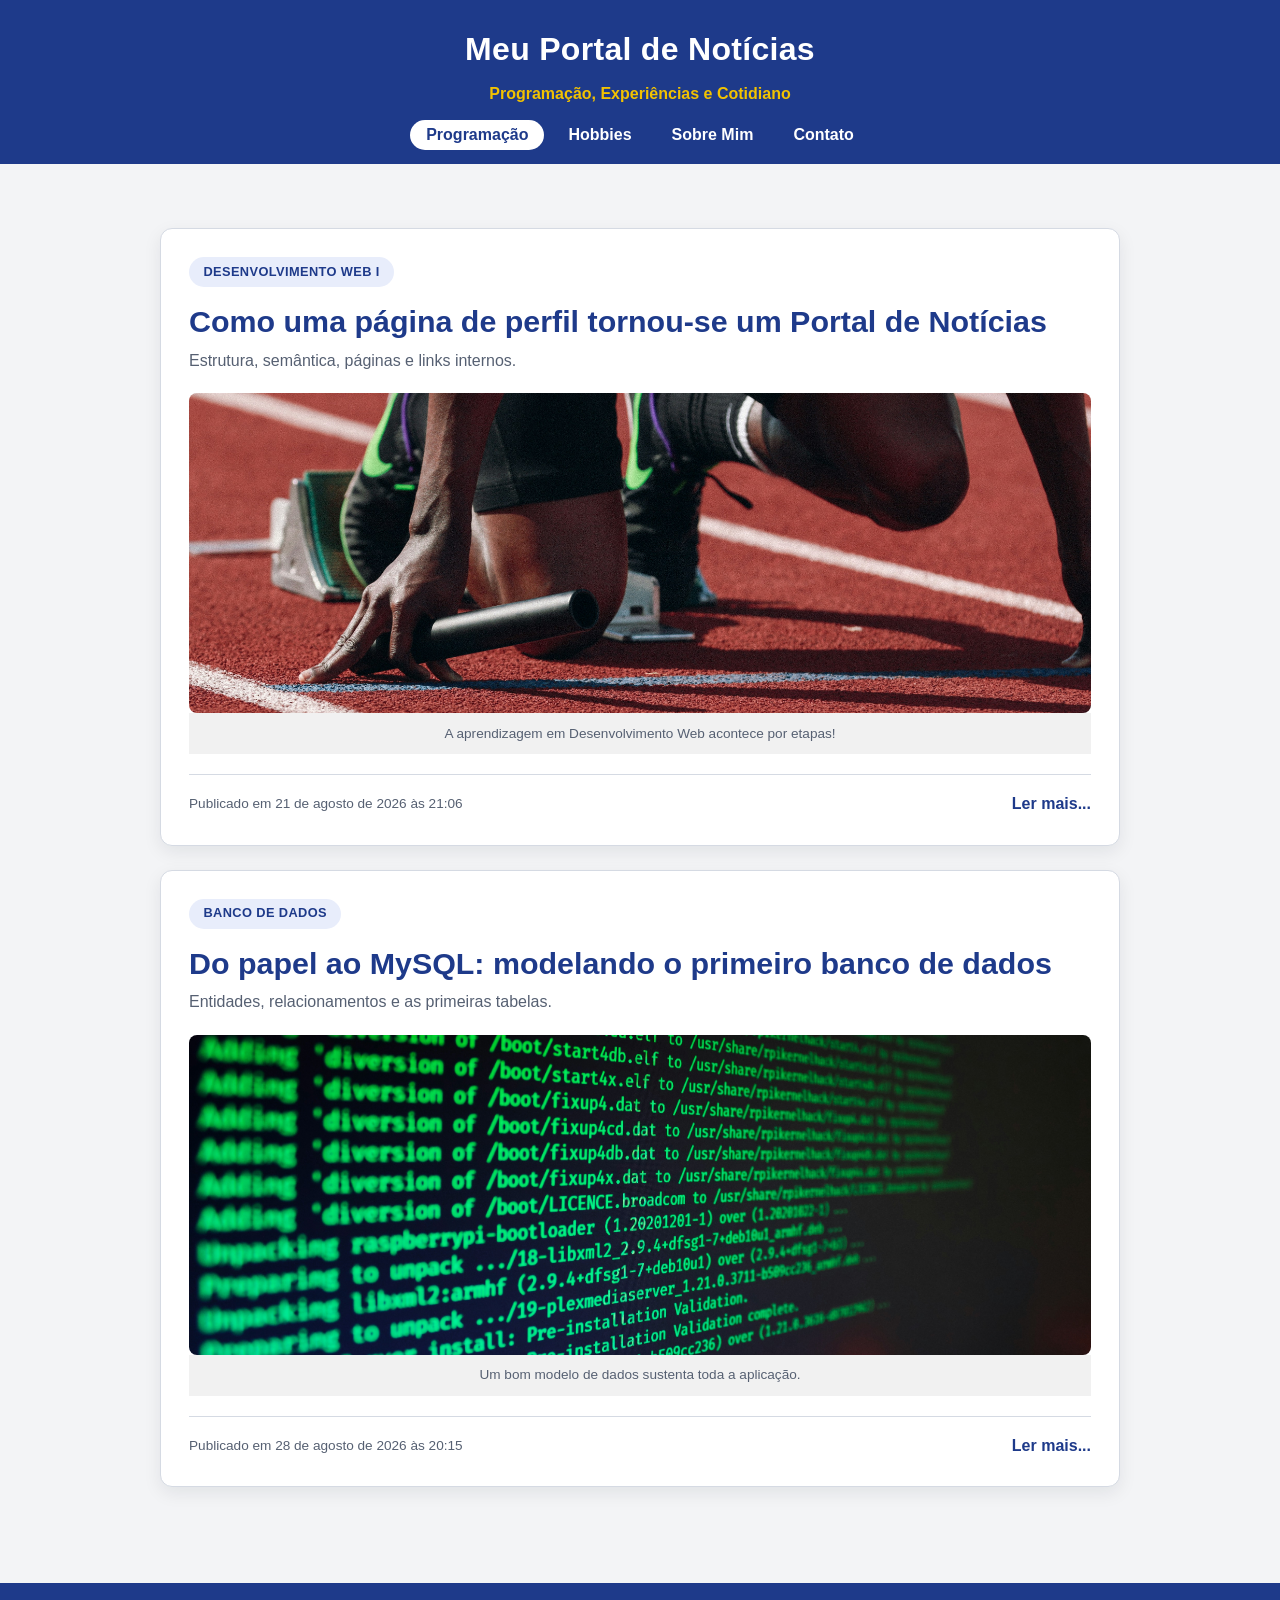
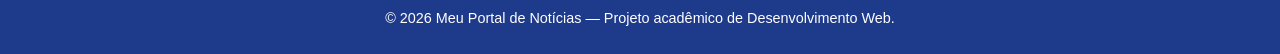
<file: index.html>
<!DOCTYPE html>
<html lang="pt-br">
<head>
    <meta charset="UTF-8">
    <meta name="viewport" content="width=device-width, initial-scale=1.0">
    <title>Meu Portal de Notícias — Programação</title>

    <link rel="stylesheet" href="./css/reset.css">
    <link rel="stylesheet" href="./css/global.css">
    <link rel="stylesheet" href="./css/styles.css">
</head>
<body>
    <header class="cabecalho">
        <h1 class="cabecalho__titulo">Meu Portal de Notícias</h1>
        <p class="cabecalho__subtitulo">Programação, Experiências e Cotidiano</p>

        <nav aria-label="Navegação principal">
            <ul class="menu">
                <li><a class="menu__link" href="./index.html" aria-current="page">Programação</a></li>
                <li><a class="menu__link" href="./hobbies.html">Hobbies</a></li>
                <li><a class="menu__link" href="./perfil.html">Sobre Mim</a></li>
                <li><a class="menu__link" href="./contato.html">Contato</a></li>
            </ul>
        </nav>
    </header>

    <main class="container pagina-inicial">
        <section class="publicacoes" aria-label="Publicações recentes">
            <article class="publicacao">
                <span class="tag">Desenvolvimento Web I</span>
                <h2 class="publicacao__titulo">
                    Como uma página de perfil tornou-se um Portal de Notícias
                </h2>
                <p class="publicacao__resumo">
                    Estrutura, semântica, páginas e links internos.
                </p>

                <figure class="publicacao__figura">
                    <img
                        class="publicacao__imagem"
                        src="./img/noticias/desenvolvimento-web.jpg"
                        alt="Estrada em meio a uma floresta densa ao amanhecer"
                    >
                    <figcaption class="publicacao__legenda">
                        A aprendizagem em Desenvolvimento Web acontece por etapas!
                    </figcaption>
                </figure>

                <div class="publicacao__rodape">
                    <p class="publicacao__data">
                        Publicado em
                        <time datetime="2026-08-21T21:06">21 de agosto de 2026 às 21:06</time>
                    </p>
                    <a class="publicacao__link" href="./noticias/noticia-html.html">Ler mais...</a>
                </div>
            </article>

            <article class="publicacao">
                <span class="tag">Banco de Dados</span>
                <h2 class="publicacao__titulo">
                    Do papel ao MySQL: modelando o primeiro banco de dados
                </h2>
                <p class="publicacao__resumo">
                    Entidades, relacionamentos e as primeiras tabelas.
                </p>

                <figure class="publicacao__figura">
                    <img
                        class="publicacao__imagem"
                        src="./img/noticias/banco-dados.jpg"
                        alt="Tela de computador com código e diagramas de dados"
                    >
                    <figcaption class="publicacao__legenda">
                        Um bom modelo de dados sustenta toda a aplicação.
                    </figcaption>
                </figure>

                <div class="publicacao__rodape">
                    <p class="publicacao__data">
                        Publicado em
                        <time datetime="2026-08-28T20:15">28 de agosto de 2026 às 20:15</time>
                    </p>
                    <a class="publicacao__link" href="./noticias/noticia-banco-dados.html">Ler mais...</a>
                </div>
            </article>
        </section>
    </main>

    <footer class="rodape">
        <p>&copy; 2026 Meu Portal de Notícias — Projeto acadêmico de Desenvolvimento Web.</p>
    </footer>
</body>
</html>
</file>
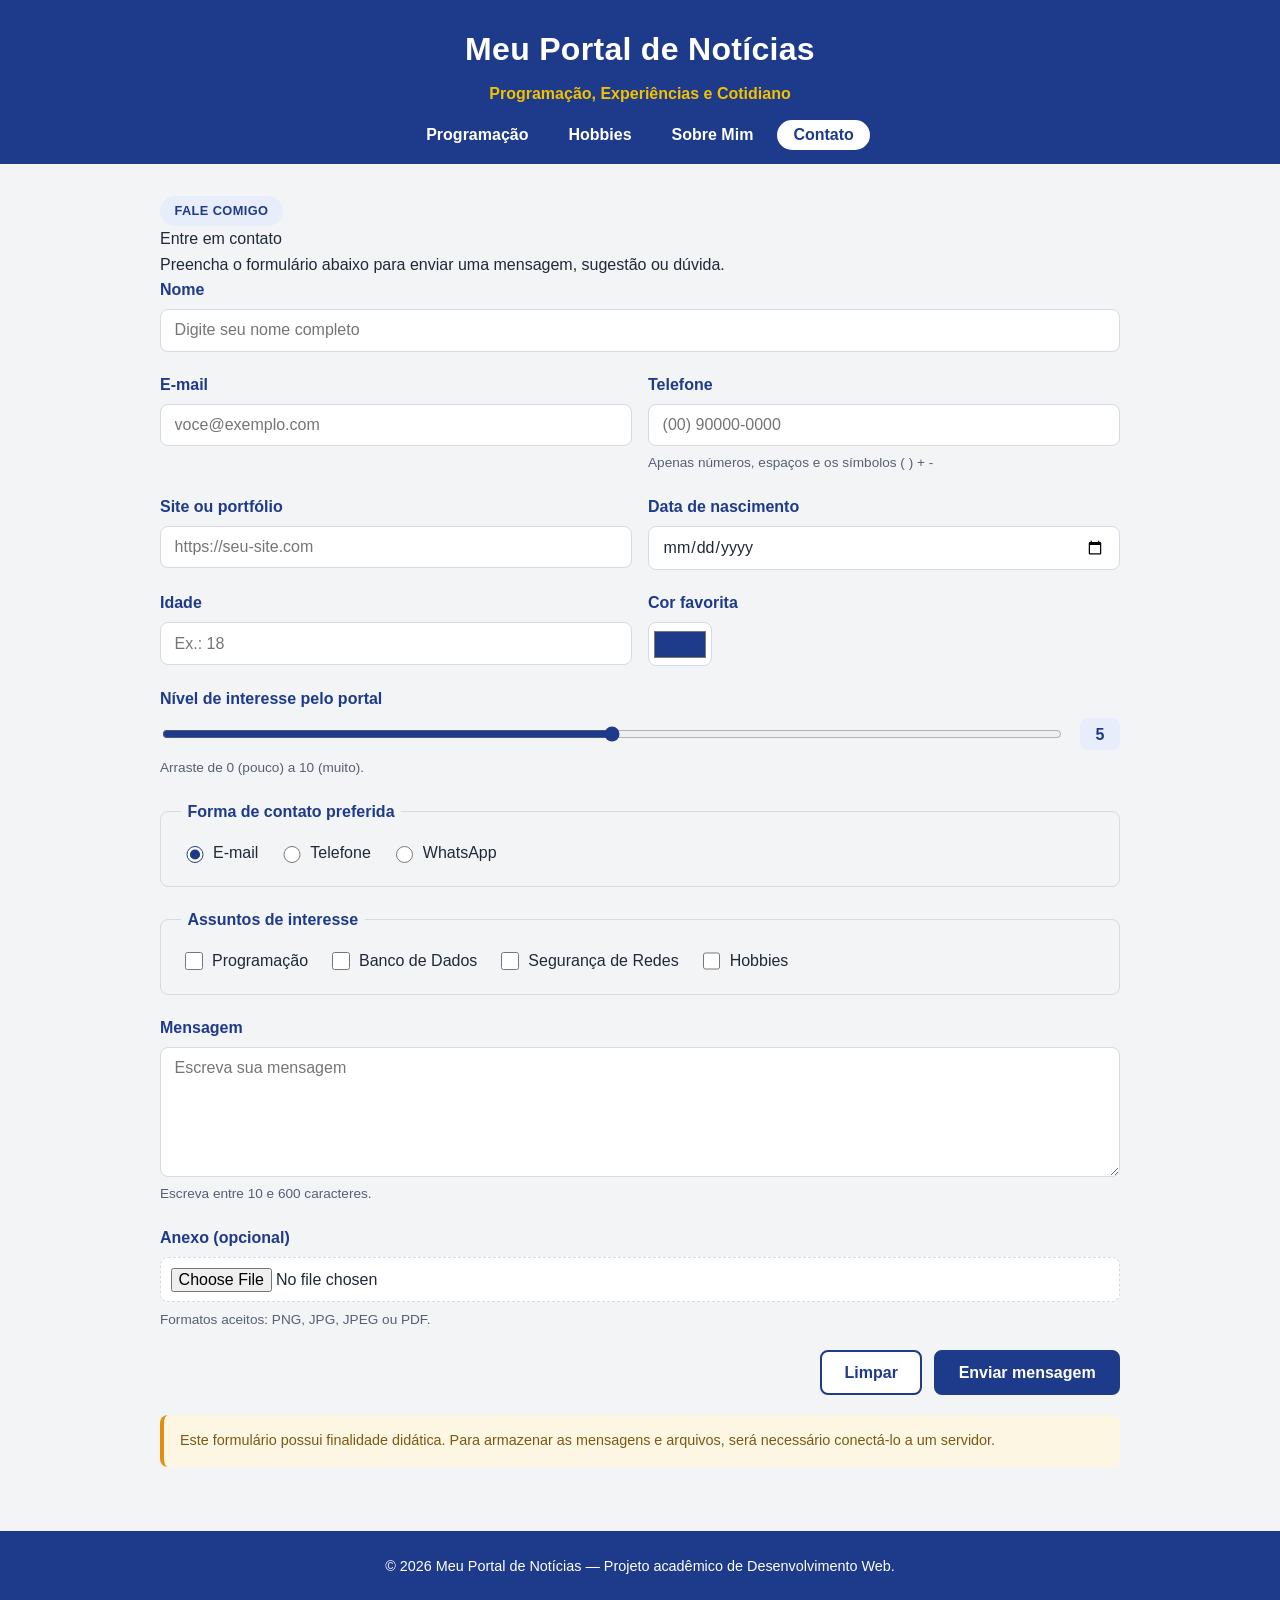
<file: contato.html>
<!DOCTYPE html>
<html lang="pt-br">
<head>
    <meta charset="UTF-8">
    <meta name="viewport" content="width=device-width, initial-scale=1.0">
    <title>Meu Portal de Notícias — Contato</title>

    <link rel="stylesheet" href="./css/reset.css">
    <link rel="stylesheet" href="./css/global.css">
    <link rel="stylesheet" href="./css/contato.css">
</head>
<body>
    <header class="cabecalho">
        <h1 class="cabecalho__titulo">Meu Portal de Notícias</h1>
        <p class="cabecalho__subtitulo">Programação, Experiências e Cotidiano</p>

        <nav aria-label="Navegação principal">
            <ul class="menu">
                <li><a class="menu__link" href="./index.html">Programação</a></li>
                <li><a class="menu__link" href="./hobbies.html">Hobbies</a></li>
                <li><a class="menu__link" href="./perfil.html">Sobre Mim</a></li>
                <li><a class="menu__link" href="./contato.html" aria-current="page">Contato</a></li>
            </ul>
        </nav>
    </header>

    <main class="container contato">
        <section class="cartao-form" aria-labelledby="titulo-contato">
            <span class="tag">Fale comigo</span>
            <h2 id="titulo-contato" class="cartao-form__titulo">Entre em contato</h2>
            <p class="cartao-form__descricao">
                Preencha o formulário abaixo para enviar uma mensagem, sugestão ou dúvida.
            </p>

            <form class="form" action="#" method="post" enctype="multipart/form-data">

                <div class="campo">
                    <label class="campo__rotulo" for="nome">Nome</label>
                    <input
                        type="text"
                        id="nome"
                        name="nome"
                        minlength="3"
                        maxlength="60"
                        required
                        placeholder="Digite seu nome completo"
                    >
                </div>

                <div class="linha-dupla">
                    <div class="campo">
                        <label class="campo__rotulo" for="email">E-mail</label>
                        <input
                            type="email"
                            id="email"
                            name="email"
                            required
                            placeholder="voce@exemplo.com"
                        >
                    </div>

                    <div class="campo">
                        <label class="campo__rotulo" for="telefone">Telefone</label>
                        <input
                            type="tel"
                            id="telefone"
                            name="telefone"
                            pattern="[0-9()+\- ]{8,20}"
                            placeholder="(00) 90000-0000"
                        >
                        <span class="campo__ajuda">Apenas números, espaços e os símbolos ( ) + -</span>
                    </div>
                </div>

                <div class="linha-dupla">
                    <div class="campo">
                        <label class="campo__rotulo" for="site">Site ou portfólio</label>
                        <input
                            type="url"
                            id="site"
                            name="site"
                            placeholder="https://seu-site.com"
                        >
                    </div>

                    <div class="campo">
                        <label class="campo__rotulo" for="nascimento">Data de nascimento</label>
                        <input
                            type="date"
                            id="nascimento"
                            name="nascimento"
                            max="2026-12-31"
                        >
                    </div>
                </div>

                <div class="linha-dupla">
                    <div class="campo">
                        <label class="campo__rotulo" for="idade">Idade</label>
                        <input
                            type="number"
                            id="idade"
                            name="idade"
                            min="12"
                            max="120"
                            step="1"
                            placeholder="Ex.: 18"
                        >
                    </div>

                    <div class="campo">
                        <label class="campo__rotulo" for="cor">Cor favorita</label>
                        <input
                            type="color"
                            id="cor"
                            name="cor"
                            value="#1e3a8a"
                        >
                    </div>
                </div>

                <div class="campo">
                    <label class="campo__rotulo" for="interesse">Nível de interesse pelo portal</label>
                    <div class="campo-range">
                        <input
                            type="range"
                            id="interesse"
                            name="interesse"
                            min="0"
                            max="10"
                            step="1"
                            value="5"
                            oninput="nivelInteresse.value = this.value"
                        >
                        <output id="nivelInteresse" for="interesse">5</output>
                    </div>
                    <span class="campo__ajuda">Arraste de 0 (pouco) a 10 (muito).</span>
                </div>

                <fieldset>
                    <legend>Forma de contato preferida</legend>
                    <div class="opcoes">
                        <label class="opcao">
                            <input type="radio" name="forma-contato" value="email" checked>
                            E-mail
                        </label>
                        <label class="opcao">
                            <input type="radio" name="forma-contato" value="telefone">
                            Telefone
                        </label>
                        <label class="opcao">
                            <input type="radio" name="forma-contato" value="whatsapp">
                            WhatsApp
                        </label>
                    </div>
                </fieldset>

                <fieldset>
                    <legend>Assuntos de interesse</legend>
                    <div class="opcoes">
                        <label class="opcao">
                            <input type="checkbox" name="assuntos" value="programacao">
                            Programação
                        </label>
                        <label class="opcao">
                            <input type="checkbox" name="assuntos" value="banco-de-dados">
                            Banco de Dados
                        </label>
                        <label class="opcao">
                            <input type="checkbox" name="assuntos" value="seguranca">
                            Segurança de Redes
                        </label>
                        <label class="opcao">
                            <input type="checkbox" name="assuntos" value="hobbies">
                            Hobbies
                        </label>
                    </div>
                </fieldset>

                <div class="campo">
                    <label class="campo__rotulo" for="mensagem">Mensagem</label>
                    <textarea
                        id="mensagem"
                        name="mensagem"
                        minlength="10"
                        maxlength="600"
                        required
                        placeholder="Escreva sua mensagem"
                    ></textarea>
                    <span class="campo__ajuda">Escreva entre 10 e 600 caracteres.</span>
                </div>

                <div class="campo">
                    <label class="campo__rotulo" for="anexo">Anexo (opcional)</label>
                    <input
                        type="file"
                        id="anexo"
                        name="anexo"
                        accept=".png,.jpg,.jpeg,.pdf"
                    >
                    <span class="campo__ajuda">Formatos aceitos: PNG, JPG, JPEG ou PDF.</span>
                </div>

                <div class="form__acoes">
                    <button class="botao botao--secundario" type="reset">Limpar</button>
                    <button class="botao botao--primario" type="submit">Enviar mensagem</button>
                </div>
            </form>

            <p class="aviso">
                Este formulário possui finalidade didática. Para armazenar as mensagens e
                arquivos, será necessário conectá-lo a um servidor.
            </p>
        </section>
    </main>

    <footer class="rodape">
        <p>&copy; 2026 Meu Portal de Notícias — Projeto acadêmico de Desenvolvimento Web.</p>
    </footer>
</body>
</html>
</file>
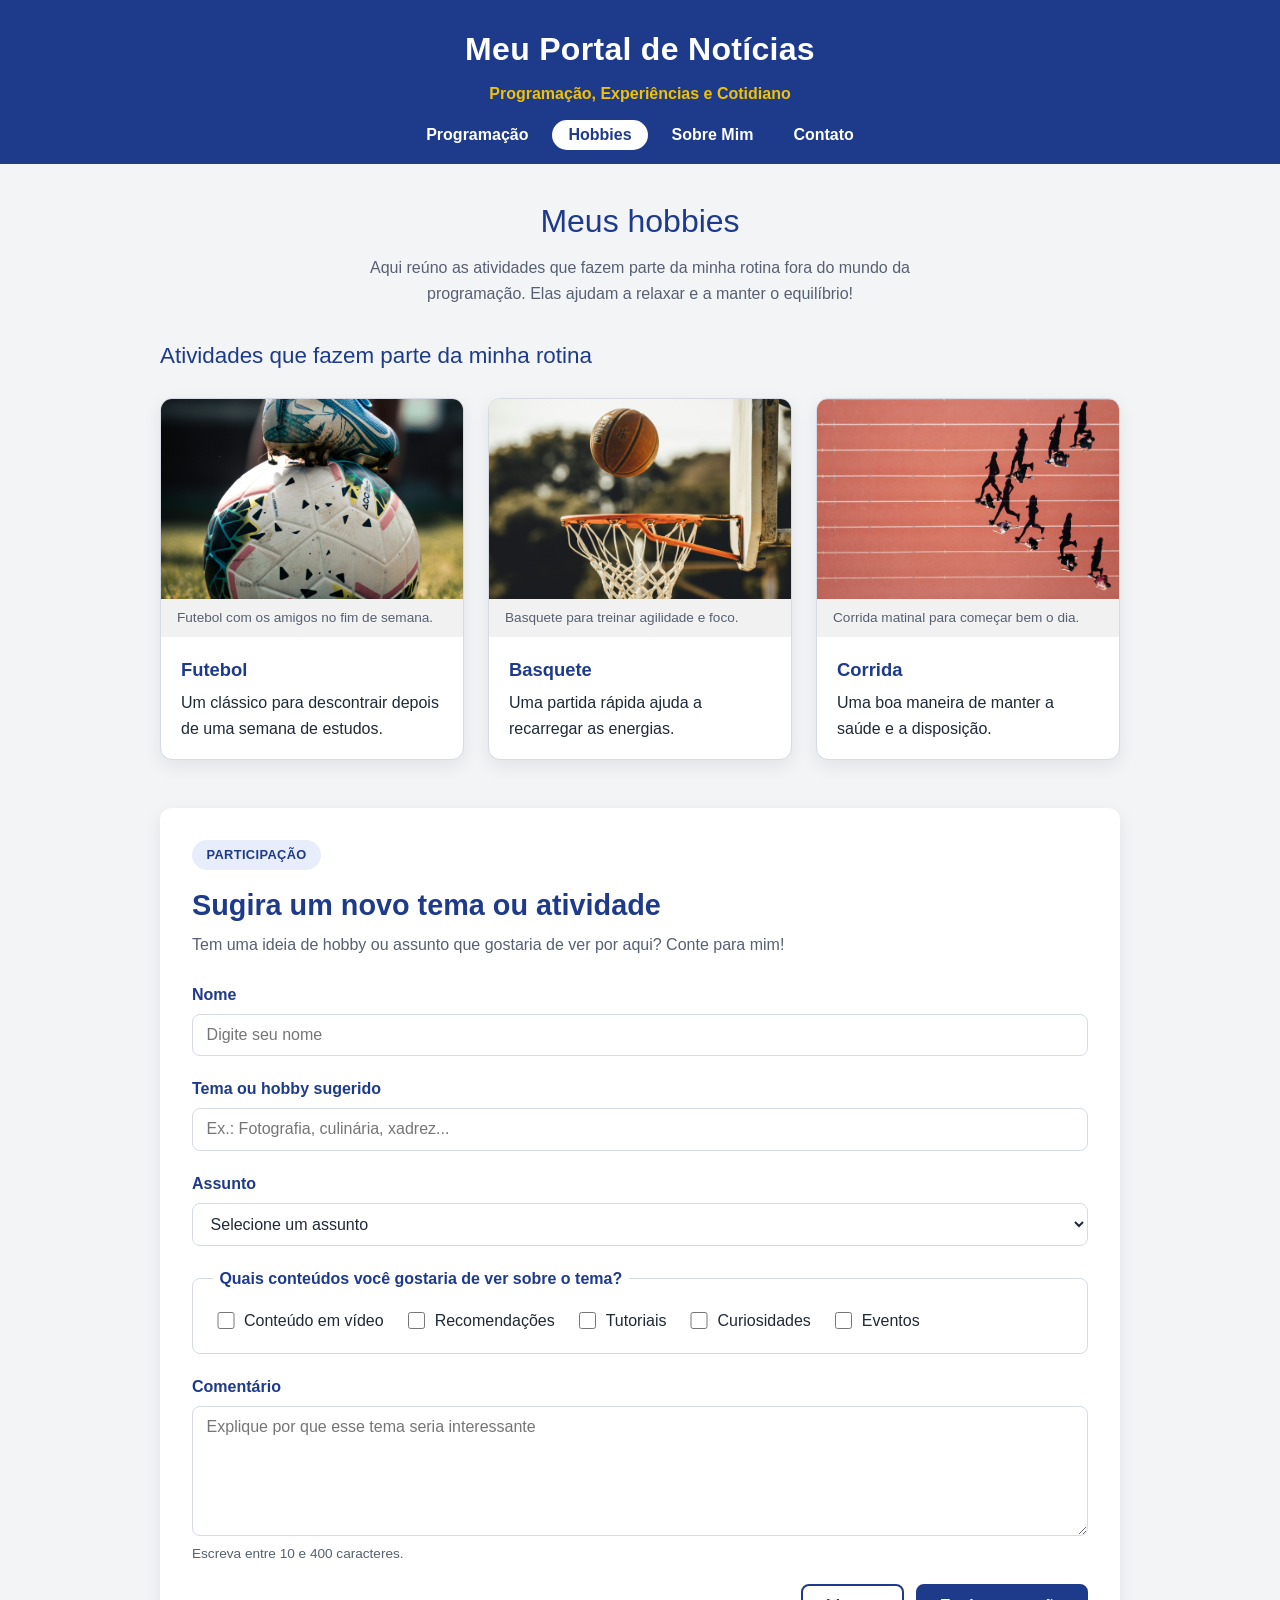
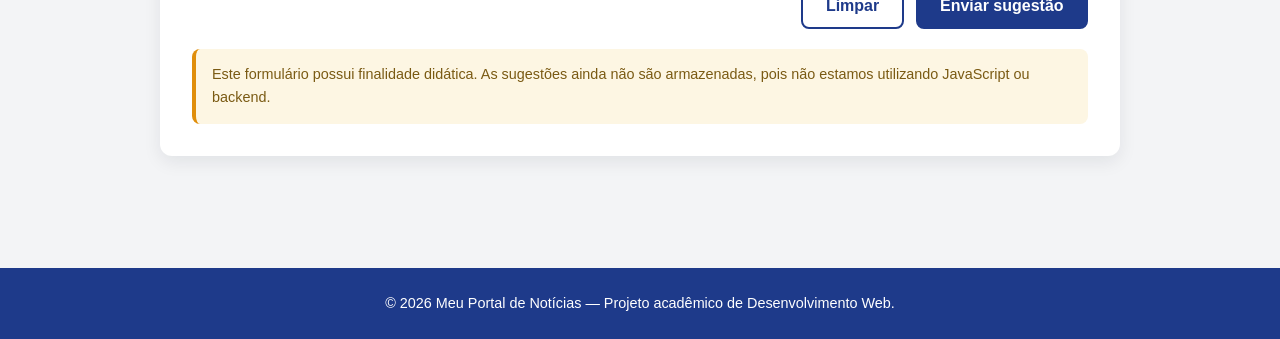
<file: hobbies.html>
<!DOCTYPE html>
<html lang="pt-br">
<head>
    <meta charset="UTF-8">
    <meta name="viewport" content="width=device-width, initial-scale=1.0">
    <title>Meu Portal de Notícias — Hobbies</title>

    <link rel="stylesheet" href="./css/reset.css">
    <link rel="stylesheet" href="./css/global.css">
    <link rel="stylesheet" href="./css/hobbies.css">
</head>
<body>
    <header class="cabecalho">
        <h1 class="cabecalho__titulo">Meu Portal de Notícias</h1>
        <p class="cabecalho__subtitulo">Programação, Experiências e Cotidiano</p>

        <nav aria-label="Navegação principal">
            <ul class="menu">
                <li><a class="menu__link" href="./index.html">Programação</a></li>
                <li><a class="menu__link" href="./hobbies.html" aria-current="page">Hobbies</a></li>
                <li><a class="menu__link" href="./perfil.html">Sobre Mim</a></li>
                <li><a class="menu__link" href="./contato.html">Contato</a></li>
            </ul>
        </nav>
    </header>

    <main class="container hobbies">
        <section class="hobbies__intro">
            <h2>Meus hobbies</h2>
            <p>
                Aqui reúno as atividades que fazem parte da minha rotina fora do
                mundo da programação. Elas ajudam a relaxar e a manter o equilíbrio!
            </p>
        </section>

        <section class="galeria" aria-label="Atividades da rotina">
            <h3 class="galeria__titulo">Atividades que fazem parte da minha rotina</h3>

            <article class="cartao">
                <figure>
                    <img src="./img/hobbies/futebol.jpg" alt="Pessoas jogando futebol em um campo">
                    <figcaption>Futebol com os amigos no fim de semana.</figcaption>
                </figure>
                <div class="cartao__conteudo">
                    <h4>Futebol</h4>
                    <p>Um clássico para descontrair depois de uma semana de estudos.</p>
                </div>
            </article>

            <article class="cartao">
                <figure>
                    <img src="./img/hobbies/basquete.jpg" alt="Quadra de basquete com bola">
                    <figcaption>Basquete para treinar agilidade e foco.</figcaption>
                </figure>
                <div class="cartao__conteudo">
                    <h4>Basquete</h4>
                    <p>Uma partida rápida ajuda a recarregar as energias.</p>
                </div>
            </article>

            <article class="cartao">
                <figure>
                    <img src="./img/hobbies/corrida.jpg" alt="Pessoa correndo ao ar livre">
                    <figcaption>Corrida matinal para começar bem o dia.</figcaption>
                </figure>
                <div class="cartao__conteudo">
                    <h4>Corrida</h4>
                    <p>Uma boa maneira de manter a saúde e a disposição.</p>
                </div>
            </article>
        </section>

        <section class="cartao-form" aria-labelledby="titulo-sugestao">
            <span class="tag">Participação</span>
            <h3 id="titulo-sugestao" class="cartao-form__titulo">Sugira um novo tema ou atividade</h3>
            <p class="cartao-form__descricao">
                Tem uma ideia de hobby ou assunto que gostaria de ver por aqui? Conte para mim!
            </p>

            <form class="form" action="#" method="post">
                <div class="campo">
                    <label class="campo__rotulo" for="nome-sugestao">Nome</label>
                    <input
                        type="text"
                        id="nome-sugestao"
                        name="nome"
                        minlength="3"
                        maxlength="60"
                        required
                        placeholder="Digite seu nome"
                    >
                </div>

                <div class="campo">
                    <label class="campo__rotulo" for="tema">Tema ou hobby sugerido</label>
                    <input
                        type="text"
                        id="tema"
                        name="tema"
                        minlength="3"
                        maxlength="80"
                        required
                        placeholder="Ex.: Fotografia, culinária, xadrez..."
                    >
                </div>

                <div class="campo">
                    <label class="campo__rotulo" for="assunto">Assunto</label>
                    <select id="assunto" name="assunto" required>
                        <option value="">Selecione um assunto</option>
                        <option value="musica">Música</option>
                        <option value="cinema">Cinema</option>
                        <option value="esportes">Esportes</option>
                        <option value="jogos">Jogos</option>
                        <option value="leitura">Leitura</option>
                        <option value="tecnologia">Tecnologia</option>
                        <option value="outros">Outros</option>
                    </select>
                </div>

                <fieldset>
                    <legend>Quais conteúdos você gostaria de ver sobre o tema?</legend>
                    <div class="opcoes">
                        <label class="opcao">
                            <input type="checkbox" name="interesses" value="videos">
                            Conteúdo em vídeo
                        </label>
                        <label class="opcao">
                            <input type="checkbox" name="interesses" value="recomendacoes">
                            Recomendações
                        </label>
                        <label class="opcao">
                            <input type="checkbox" name="interesses" value="tutoriais">
                            Tutoriais
                        </label>
                        <label class="opcao">
                            <input type="checkbox" name="interesses" value="curiosidades">
                            Curiosidades
                        </label>
                        <label class="opcao">
                            <input type="checkbox" name="interesses" value="eventos">
                            Eventos
                        </label>
                    </div>
                </fieldset>

                <div class="campo">
                    <label class="campo__rotulo" for="comentario-sugestao">Comentário</label>
                    <textarea
                        id="comentario-sugestao"
                        name="comentario"
                        minlength="10"
                        maxlength="400"
                        required
                        placeholder="Explique por que esse tema seria interessante"
                    ></textarea>
                    <span class="campo__ajuda">Escreva entre 10 e 400 caracteres.</span>
                </div>

                <div class="form__acoes">
                    <button class="botao botao--secundario" type="reset">Limpar</button>
                    <button class="botao botao--primario" type="submit">Enviar sugestão</button>
                </div>
            </form>

            <p class="aviso">
                Este formulário possui finalidade didática. As sugestões ainda não são
                armazenadas, pois não estamos utilizando JavaScript ou backend.
            </p>
        </section>
    </main>

    <footer class="rodape">
        <p>&copy; 2026 Meu Portal de Notícias — Projeto acadêmico de Desenvolvimento Web.</p>
    </footer>
</body>
</html>
</file>
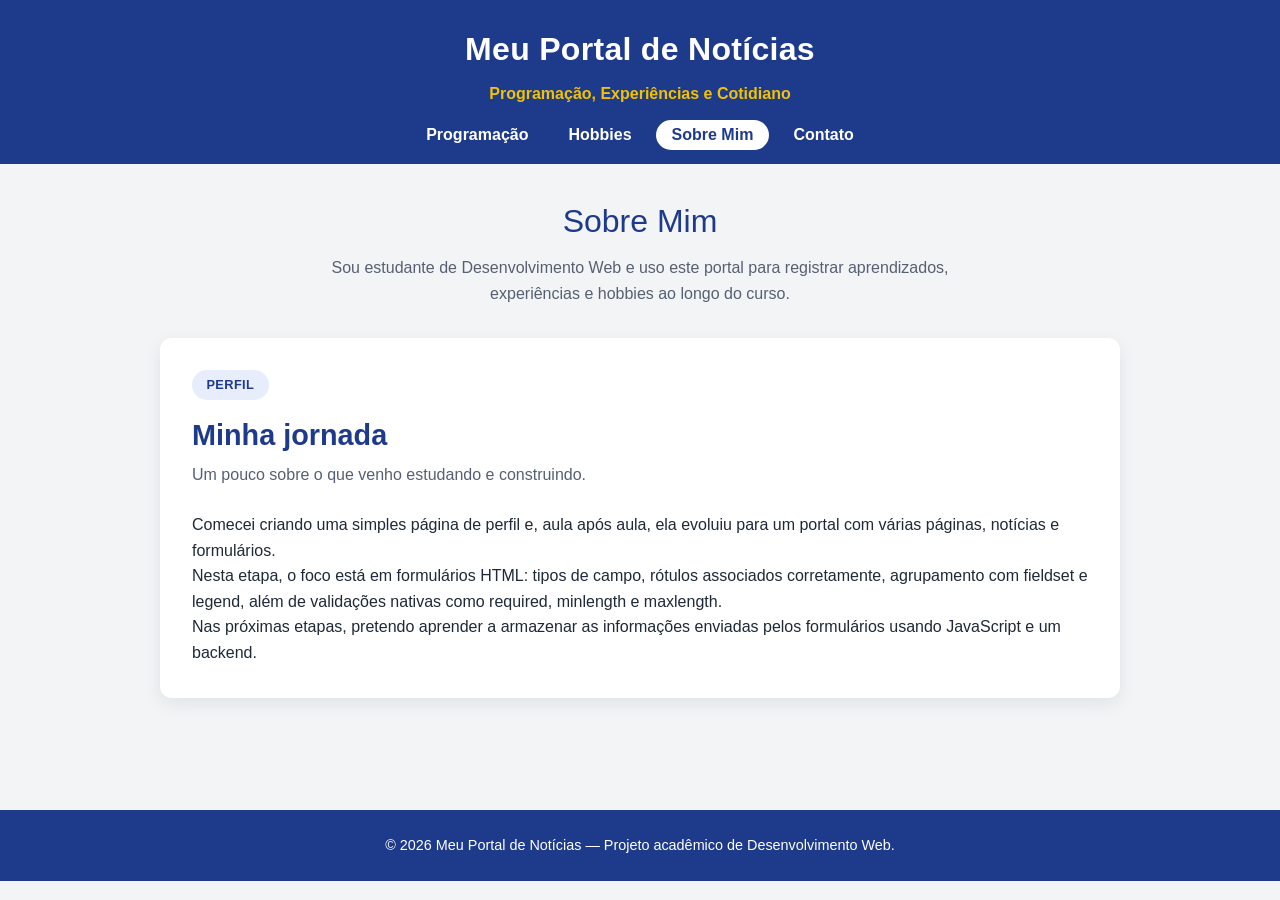
<file: perfil.html>
<!DOCTYPE html>
<html lang="pt-br">
<head>
    <meta charset="UTF-8">
    <meta name="viewport" content="width=device-width, initial-scale=1.0">
    <title>Meu Portal de Notícias — Sobre Mim</title>

    <link rel="stylesheet" href="./css/reset.css">
    <link rel="stylesheet" href="./css/global.css">
    <link rel="stylesheet" href="./css/hobbies.css">
</head>
<body>
    <header class="cabecalho">
        <h1 class="cabecalho__titulo">Meu Portal de Notícias</h1>
        <p class="cabecalho__subtitulo">Programação, Experiências e Cotidiano</p>

        <nav aria-label="Navegação principal">
            <ul class="menu">
                <li><a class="menu__link" href="./index.html">Programação</a></li>
                <li><a class="menu__link" href="./hobbies.html">Hobbies</a></li>
                <li><a class="menu__link" href="./perfil.html" aria-current="page">Sobre Mim</a></li>
                <li><a class="menu__link" href="./contato.html">Contato</a></li>
            </ul>
        </nav>
    </header>

    <main class="container hobbies">
        <section class="hobbies__intro">
            <h2>Sobre Mim</h2>
            <p>
                Sou estudante de Desenvolvimento Web e uso este portal para registrar
                aprendizados, experiências e hobbies ao longo do curso.
            </p>
        </section>

        <section class="cartao-form">
            <span class="tag">Perfil</span>
            <h3 class="cartao-form__titulo">Minha jornada</h3>
            <p class="cartao-form__descricao">
                Um pouco sobre o que venho estudando e construindo.
            </p>

            <div class="materia__conteudo">
                <p>
                    Comecei criando uma simples página de perfil e, aula após aula,
                    ela evoluiu para um portal com várias páginas, notícias e formulários.
                </p>
                <p>
                    Nesta etapa, o foco está em <strong>formulários HTML</strong>:
                    tipos de campo, rótulos associados corretamente, agrupamento com
                    <strong>fieldset</strong> e <strong>legend</strong>, além de
                    validações nativas como <code>required</code>, <code>minlength</code>
                    e <code>maxlength</code>.
                </p>
                <p>
                    Nas próximas etapas, pretendo aprender a armazenar as informações
                    enviadas pelos formulários usando JavaScript e um backend.
                </p>
            </div>
        </section>
    </main>

    <footer class="rodape">
        <p>&copy; 2026 Meu Portal de Notícias — Projeto acadêmico de Desenvolvimento Web.</p>
    </footer>
</body>
</html>
</file>
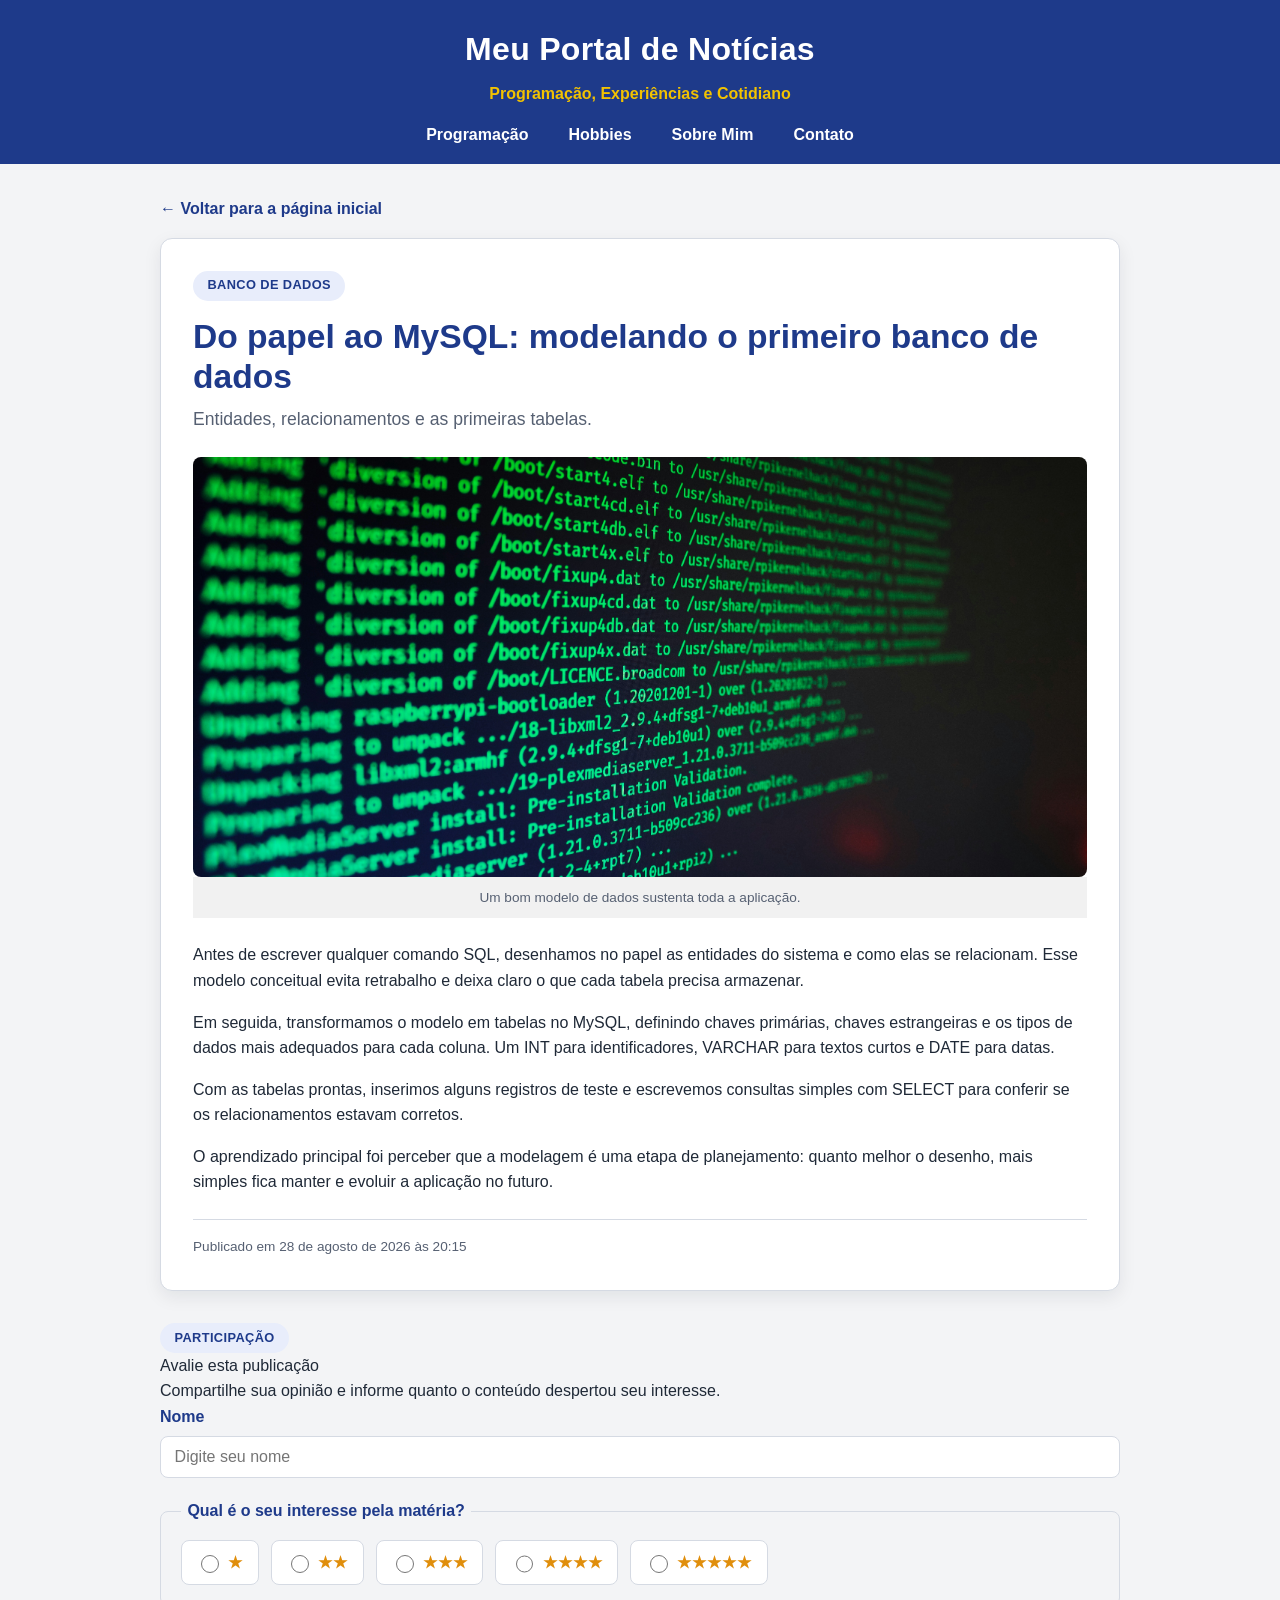
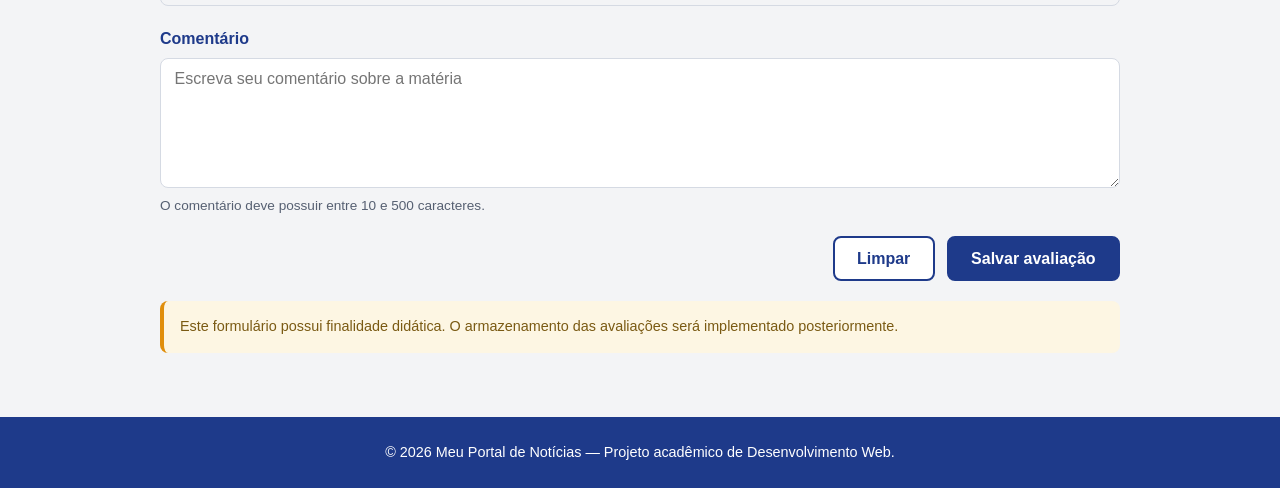
<file: noticias/noticia-banco-dados.html>
<!DOCTYPE html>
<html lang="pt-br">
<head>
    <meta charset="UTF-8">
    <meta name="viewport" content="width=device-width, initial-scale=1.0">
    <title>Do papel ao MySQL: modelando o primeiro banco de dados</title>

    <link rel="stylesheet" href="../css/reset.css">
    <link rel="stylesheet" href="../css/global.css">
    <link rel="stylesheet" href="../css/noticia.css">
</head>
<body>
    <header class="cabecalho">
        <h1 class="cabecalho__titulo">Meu Portal de Notícias</h1>
        <p class="cabecalho__subtitulo">Programação, Experiências e Cotidiano</p>

        <nav aria-label="Navegação principal">
            <ul class="menu">
                <li><a class="menu__link" href="../index.html">Programação</a></li>
                <li><a class="menu__link" href="../hobbies.html">Hobbies</a></li>
                <li><a class="menu__link" href="../perfil.html">Sobre Mim</a></li>
                <li><a class="menu__link" href="../contato.html">Contato</a></li>
            </ul>
        </nav>
    </header>

    <main class="container materia">
        <a class="materia__voltar" href="../index.html">&larr; Voltar para a página inicial</a>

        <article class="materia__artigo">
            <span class="tag">Banco de Dados</span>

            <h2 class="materia__titulo">
                Do papel ao MySQL: modelando o primeiro banco de dados
            </h2>
            <p class="materia__subtitulo">
                Entidades, relacionamentos e as primeiras tabelas.
            </p>

            <figure class="materia__figura">
                <img
                    class="materia__imagem"
                    src="../img/noticias/banco-dados.jpg"
                    alt="Tela de computador exibindo código e diagramas de dados"
                >
                <figcaption class="materia__legenda">
                    Um bom modelo de dados sustenta toda a aplicação.
                </figcaption>
            </figure>

            <div class="materia__conteudo">
                <p>
                    Antes de escrever qualquer comando SQL, desenhamos no papel as
                    <strong>entidades</strong> do sistema e como elas se relacionam.
                    Esse modelo conceitual evita retrabalho e deixa claro o que cada
                    tabela precisa armazenar.
                </p>
                <p>
                    Em seguida, transformamos o modelo em tabelas no <strong>MySQL</strong>,
                    definindo chaves primárias, chaves estrangeiras e os tipos de dados
                    mais adequados para cada coluna. Um <code>INT</code> para identificadores,
                    <code>VARCHAR</code> para textos curtos e <code>DATE</code> para datas.
                </p>
                <p>
                    Com as tabelas prontas, inserimos alguns registros de teste e
                    escrevemos consultas simples com <code>SELECT</code> para conferir
                    se os relacionamentos estavam corretos.
                </p>
                <p>
                    O aprendizado principal foi perceber que a modelagem é uma etapa de
                    planejamento: quanto melhor o desenho, mais simples fica manter e
                    evoluir a aplicação no futuro.
                </p>

                <time class="materia__data" datetime="2026-08-28T20:15">
                    Publicado em 28 de agosto de 2026 às 20:15
                </time>
            </div>
        </article>

        <section class="cartao-form" aria-labelledby="titulo-avaliacao">
            <span class="tag">Participação</span>
            <h3 id="titulo-avaliacao" class="cartao-form__titulo">Avalie esta publicação</h3>
            <p class="cartao-form__descricao">
                Compartilhe sua opinião e informe quanto o conteúdo despertou seu interesse.
            </p>

            <form class="form" action="#" method="post">
                <div class="campo">
                    <label class="campo__rotulo" for="nome-avaliacao">Nome</label>
                    <input
                        type="text"
                        id="nome-avaliacao"
                        name="nome"
                        minlength="3"
                        maxlength="60"
                        required
                        placeholder="Digite seu nome"
                    >
                </div>

                <fieldset>
                    <legend>Qual é o seu interesse pela matéria?</legend>
                    <div class="avaliacao-estrelas">
                        <label class="opcao">
                            <input type="radio" name="nota" value="1" required>
                            <span class="estrelas">&#9733;</span>
                        </label>
                        <label class="opcao">
                            <input type="radio" name="nota" value="2">
                            <span class="estrelas">&#9733;&#9733;</span>
                        </label>
                        <label class="opcao">
                            <input type="radio" name="nota" value="3">
                            <span class="estrelas">&#9733;&#9733;&#9733;</span>
                        </label>
                        <label class="opcao">
                            <input type="radio" name="nota" value="4">
                            <span class="estrelas">&#9733;&#9733;&#9733;&#9733;</span>
                        </label>
                        <label class="opcao">
                            <input type="radio" name="nota" value="5">
                            <span class="estrelas">&#9733;&#9733;&#9733;&#9733;&#9733;</span>
                        </label>
                    </div>
                </fieldset>

                <div class="campo">
                    <label class="campo__rotulo" for="comentario-avaliacao">Comentário</label>
                    <textarea
                        id="comentario-avaliacao"
                        name="comentario"
                        minlength="10"
                        maxlength="500"
                        required
                        placeholder="Escreva seu comentário sobre a matéria"
                    ></textarea>
                    <span class="campo__ajuda">O comentário deve possuir entre 10 e 500 caracteres.</span>
                </div>

                <div class="form__acoes">
                    <button class="botao botao--secundario" type="reset">Limpar</button>
                    <button class="botao botao--primario" type="submit">Salvar avaliação</button>
                </div>
            </form>

            <p class="aviso">
                Este formulário possui finalidade didática. O armazenamento das avaliações
                será implementado posteriormente.
            </p>
        </section>
    </main>

    <footer class="rodape">
        <p>&copy; 2026 Meu Portal de Notícias — Projeto acadêmico de Desenvolvimento Web.</p>
    </footer>
</body>
</html>
</file>
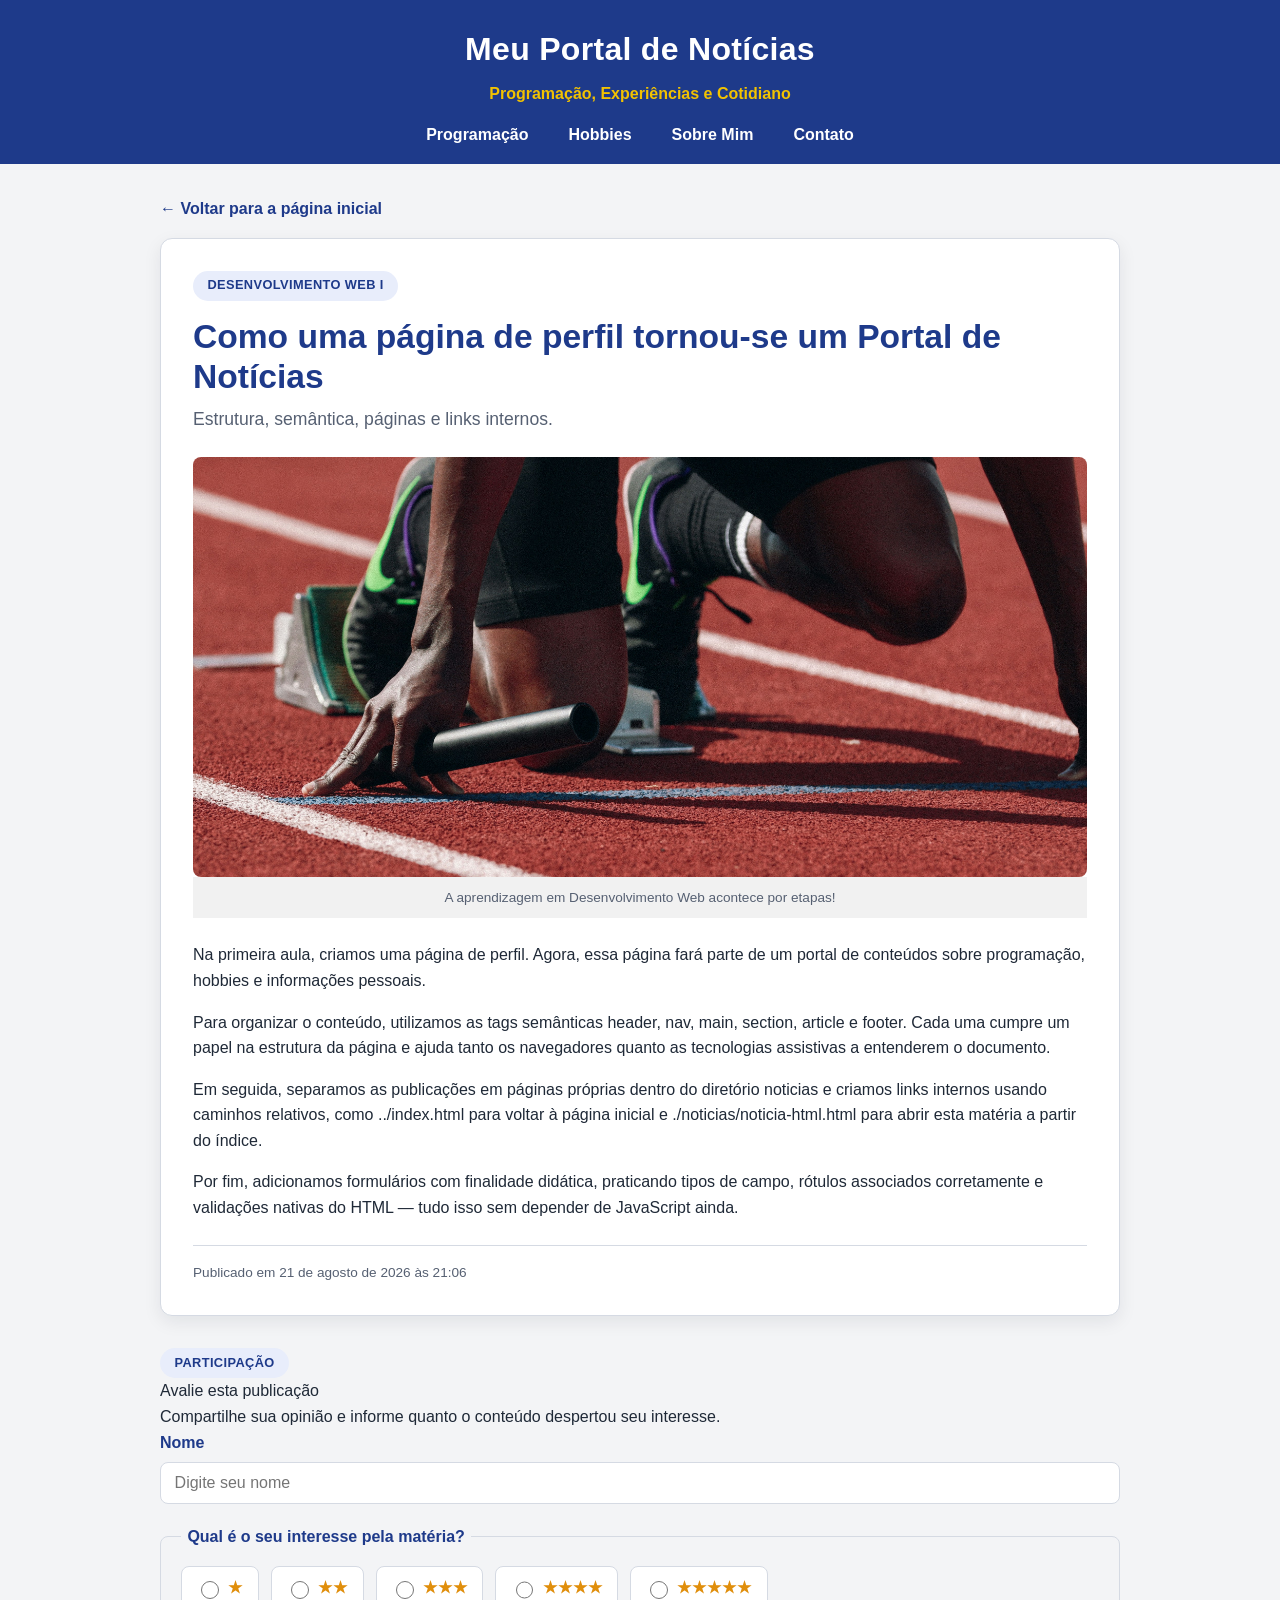
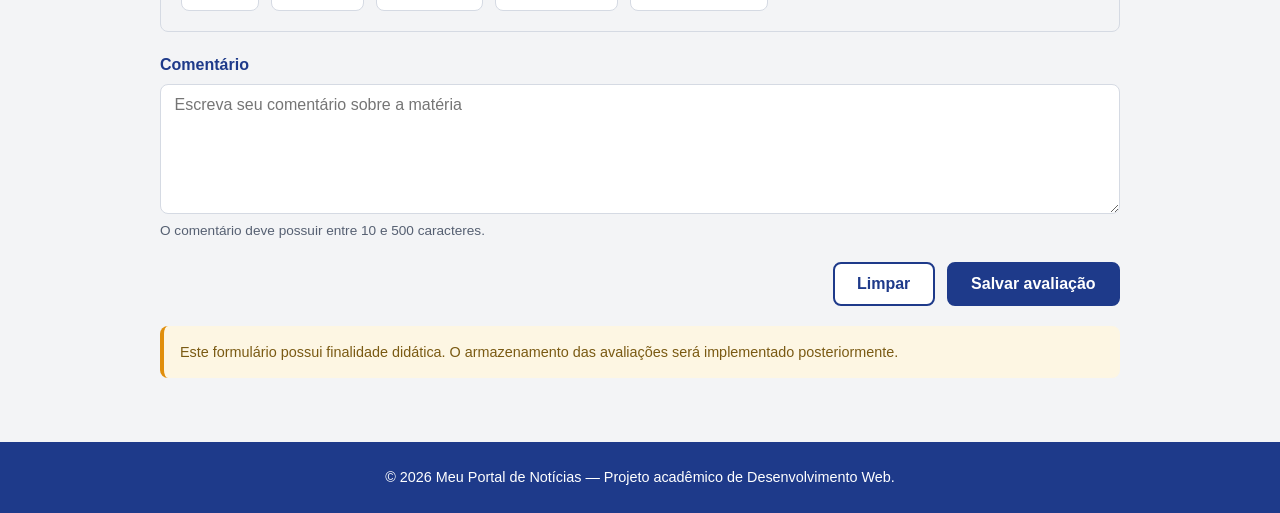
<file: noticias/noticia-html.html>
<!DOCTYPE html>
<html lang="pt-br">
<head>
    <meta charset="UTF-8">
    <meta name="viewport" content="width=device-width, initial-scale=1.0">
    <title>Como uma página de perfil tornou-se um Portal de Notícias</title>

    <link rel="stylesheet" href="../css/reset.css">
    <link rel="stylesheet" href="../css/global.css">
    <link rel="stylesheet" href="../css/noticia.css">
</head>
<body>
    <header class="cabecalho">
        <h1 class="cabecalho__titulo">Meu Portal de Notícias</h1>
        <p class="cabecalho__subtitulo">Programação, Experiências e Cotidiano</p>

        <nav aria-label="Navegação principal">
            <ul class="menu">
                <li><a class="menu__link" href="../index.html">Programação</a></li>
                <li><a class="menu__link" href="../hobbies.html">Hobbies</a></li>
                <li><a class="menu__link" href="../perfil.html">Sobre Mim</a></li>
                <li><a class="menu__link" href="../contato.html">Contato</a></li>
            </ul>
        </nav>
    </header>

    <main class="container materia">
        <a class="materia__voltar" href="../index.html">&larr; Voltar para a página inicial</a>

        <article class="materia__artigo">
            <span class="tag">Desenvolvimento Web I</span>

            <h2 class="materia__titulo">
                Como uma página de perfil tornou-se um Portal de Notícias
            </h2>
            <p class="materia__subtitulo">
                Estrutura, semântica, páginas e links internos.
            </p>

            <figure class="materia__figura">
                <img
                    class="materia__imagem"
                    src="../img/noticias/desenvolvimento-web.jpg"
                    alt="Estrada em meio a uma floresta densa ao amanhecer"
                >
                <figcaption class="materia__legenda">
                    A aprendizagem em Desenvolvimento Web acontece por etapas!
                </figcaption>
            </figure>

            <div class="materia__conteudo">
                <p>
                    Na primeira aula, criamos uma página de perfil. Agora, essa página
                    fará parte de um portal de conteúdos sobre programação, hobbies e
                    informações pessoais.
                </p>
                <p>
                    Para organizar o conteúdo, utilizamos as tags semânticas
                    <strong>header</strong>, <strong>nav</strong>, <strong>main</strong>,
                    <strong>section</strong>, <strong>article</strong> e <strong>footer</strong>.
                    Cada uma cumpre um papel na estrutura da página e ajuda tanto os
                    navegadores quanto as tecnologias assistivas a entenderem o documento.
                </p>
                <p>
                    Em seguida, separamos as publicações em páginas próprias dentro do
                    diretório <strong>noticias</strong> e criamos links internos usando
                    caminhos relativos, como <code>../index.html</code> para voltar à
                    página inicial e <code>./noticias/noticia-html.html</code> para abrir
                    esta matéria a partir do índice.
                </p>
                <p>
                    Por fim, adicionamos formulários com finalidade didática, praticando
                    tipos de campo, rótulos associados corretamente e validações nativas
                    do HTML — tudo isso sem depender de JavaScript ainda.
                </p>

                <time class="materia__data" datetime="2026-08-21T21:06">
                    Publicado em 21 de agosto de 2026 às 21:06
                </time>
            </div>
        </article>

        <section class="cartao-form" aria-labelledby="titulo-avaliacao">
            <span class="tag">Participação</span>
            <h3 id="titulo-avaliacao" class="cartao-form__titulo">Avalie esta publicação</h3>
            <p class="cartao-form__descricao">
                Compartilhe sua opinião e informe quanto o conteúdo despertou seu interesse.
            </p>

            <form class="form" action="#" method="post">
                <div class="campo">
                    <label class="campo__rotulo" for="nome-avaliacao">Nome</label>
                    <input
                        type="text"
                        id="nome-avaliacao"
                        name="nome"
                        minlength="3"
                        maxlength="60"
                        required
                        placeholder="Digite seu nome"
                    >
                </div>

                <fieldset>
                    <legend>Qual é o seu interesse pela matéria?</legend>
                    <div class="avaliacao-estrelas">
                        <label class="opcao">
                            <input type="radio" name="nota" value="1" required>
                            <span class="estrelas">&#9733;</span>
                        </label>
                        <label class="opcao">
                            <input type="radio" name="nota" value="2">
                            <span class="estrelas">&#9733;&#9733;</span>
                        </label>
                        <label class="opcao">
                            <input type="radio" name="nota" value="3">
                            <span class="estrelas">&#9733;&#9733;&#9733;</span>
                        </label>
                        <label class="opcao">
                            <input type="radio" name="nota" value="4">
                            <span class="estrelas">&#9733;&#9733;&#9733;&#9733;</span>
                        </label>
                        <label class="opcao">
                            <input type="radio" name="nota" value="5">
                            <span class="estrelas">&#9733;&#9733;&#9733;&#9733;&#9733;</span>
                        </label>
                    </div>
                </fieldset>

                <div class="campo">
                    <label class="campo__rotulo" for="comentario-avaliacao">Comentário</label>
                    <textarea
                        id="comentario-avaliacao"
                        name="comentario"
                        minlength="10"
                        maxlength="500"
                        required
                        placeholder="Escreva seu comentário sobre a matéria"
                    ></textarea>
                    <span class="campo__ajuda">O comentário deve possuir entre 10 e 500 caracteres.</span>
                </div>

                <div class="form__acoes">
                    <button class="botao botao--secundario" type="reset">Limpar</button>
                    <button class="botao botao--primario" type="submit">Salvar avaliação</button>
                </div>
            </form>

            <p class="aviso">
                Este formulário possui finalidade didática. O armazenamento das avaliações
                será implementado posteriormente.
            </p>
        </section>
    </main>

    <footer class="rodape">
        <p>&copy; 2026 Meu Portal de Notícias — Projeto acadêmico de Desenvolvimento Web.</p>
    </footer>
</body>
</html>
</file>
<file: css/global.css>
:root {
  --cor-primaria: #1e3a8a;
  --cor-primaria-escura: #16296b;
  --cor-primaria-clara: #e8edfb;
  --cor-destaque: #f2c200;
  --cor-estrela: #e08e0b;
  --cor-texto: #1f2937;
  --cor-texto-suave: #566072;
  --cor-borda: #d5dae3;
  --cor-fundo: #f3f4f6;
  --cor-branco: #ffffff;
  --cor-aviso-fundo: #fdf6e3;
  --cor-aviso-borda: #e08e0b;

  --raio: 0.75rem;
  --raio-pequeno: 0.5rem;
  --sombra: 0 6px 18px rgba(15, 23, 42, 0.08);
  --largura-conteudo: 960px;

  --fonte-base: "Segoe UI", Tahoma, Geneva, Verdana, sans-serif;
}

*,
*::before,
*::after {
  box-sizing: border-box;
}

body {
  font-family: var(--fonte-base);
  color: var(--cor-texto);
  background-color: var(--cor-fundo);
  line-height: 1.6;
}

a {
  color: var(--cor-primaria);
}

.cabecalho {
  padding: 1.5rem 1rem 1rem;
  background-color: var(--cor-primaria);
  color: var(--cor-branco);
  text-align: center;
}

.cabecalho__titulo {
  font-size: 2rem;
  font-weight: 700;
  letter-spacing: 0.3px;
}

.cabecalho__subtitulo {
  margin-top: 0.35rem;
  color: var(--cor-destaque);
  font-weight: 600;
}

.menu {
  display: flex;
  flex-wrap: wrap;
  justify-content: center;
  gap: 0.5rem;
  margin-top: 1rem;
}

.menu__link {
  padding: 0.4rem 1rem;
  border-radius: 999px;
  color: var(--cor-branco);
  font-weight: 600;
  text-decoration: none;
  transition:
    background-color 0.2s ease,
    color 0.2s ease;
}

.menu__link:hover {
  background-color: rgba(255, 255, 255, 0.15);
}

.menu__link[aria-current="page"] {
  background-color: var(--cor-branco);
  color: var(--cor-primaria);
}

.menu__link:focus-visible {
  outline: 3px solid var(--cor-destaque);
  outline-offset: 2px;
}

.container {
  width: 90%;
  max-width: var(--largura-conteudo);
  margin: 0 auto;
}

.rodape {
  margin-top: 3rem;
  padding: 1.5rem 1rem;
  background-color: var(--cor-primaria);
  color: var(--cor-branco);
  text-align: center;
  font-size: 0.9rem;
}

.botao {
  display: inline-block;
  padding: 0.7rem 1.4rem;
  border: 2px solid var(--cor-primaria);
  border-radius: var(--raio-pequeno);
  font-weight: 600;
  text-decoration: none;
  cursor: pointer;
  transition:
    background-color 0.2s ease,
    color 0.2s ease;
}

.botao--primario {
  background-color: var(--cor-primaria);
  color: var(--cor-branco);
}

.botao--primario:hover {
  background-color: var(--cor-primaria-escura);
  border-color: var(--cor-primaria-escura);
}

.botao--secundario {
  background-color: var(--cor-branco);
  color: var(--cor-primaria);
}

.botao--secundario:hover {
  background-color: var(--cor-primaria-clara);
}

.botao:focus-visible {
  outline: 3px solid var(--cor-destaque);
  outline-offset: 2px;
}

.campo {
  display: flex;
  flex-direction: column;
  gap: 0.4rem;
  margin-bottom: 1.25rem;
}

.campo__rotulo,
.form legend {
  color: var(--cor-primaria);
  font-weight: 700;
}

.campo__controle,
.form input[type="text"],
.form input[type="search"],
.form input[type="email"],
.form input[type="url"],
.form input[type="tel"],
.form input[type="date"],
.form input[type="number"],
.form select,
.form textarea {
  width: 100%;
  padding: 0.7rem 0.85rem;
  border: 1px solid var(--cor-borda);
  border-radius: var(--raio-pequeno);
  background-color: var(--cor-branco);
  color: var(--cor-texto);
  transition:
    border-color 0.2s ease,
    box-shadow 0.2s ease;
}

.form input:focus-visible,
.form select:focus-visible,
.form textarea:focus-visible {
  outline: none;
  border-color: var(--cor-primaria);
  box-shadow: 0 0 0 3px var(--cor-primaria-clara);
}

.form textarea {
  min-height: 130px;
  resize: vertical;
}

.campo__ajuda {
  color: var(--cor-texto-suave);
  font-size: 0.85rem;
}

.form fieldset {
  padding: 1rem 1.25rem 1.25rem;
  border: 1px solid var(--cor-borda);
  border-radius: var(--raio-pequeno);
  margin-bottom: 1.25rem;
}

.form legend {
  padding: 0 0.4rem;
}

.opcoes {
  display: flex;
  flex-wrap: wrap;
  gap: 0.75rem 1.25rem;
}

.opcao {
  display: flex;
  align-items: center;
  gap: 0.4rem;
}

.opcao input {
  width: 1.1rem;
  height: 1.1rem;
  accent-color: var(--cor-primaria);
}

.opcao input:focus-visible {
  outline: 3px solid var(--cor-destaque);
  outline-offset: 2px;
}

.form__acoes {
  display: flex;
  flex-wrap: wrap;
  justify-content: flex-end;
  gap: 0.75rem;
  margin-top: 0.5rem;
}

.aviso {
  margin-top: 1.25rem;
  padding: 0.9rem 1rem;
  border-left: 4px solid var(--cor-aviso-borda);
  border-radius: var(--raio-pequeno);
  background-color: var(--cor-aviso-fundo);
  color: #7a5a13;
  font-size: 0.9rem;
}

.tag {
  display: inline-block;
  padding: 0.3rem 0.9rem;
  border-radius: 999px;
  background-color: var(--cor-primaria-clara);
  color: var(--cor-primaria);
  font-size: 0.8rem;
  font-weight: 700;
  letter-spacing: 0.4px;
  text-transform: uppercase;
}

@media (max-width: 640px) {
  .cabecalho__titulo {
    font-size: 1.6rem;
  }

  .form__acoes {
    justify-content: stretch;
  }

  .form__acoes .botao {
    flex: 1 1 auto;
    text-align: center;
  }
}
</file>
<file: css/styles.css>
.pagina-inicial {
    padding: 2rem 0 1rem;
}

.filtro {
    padding: 1.25rem 1.5rem;
    border-radius: var(--raio);
    background-color: var(--cor-branco);
    box-shadow: var(--sombra);
}

.filtro__grade {
    display: flex;
    flex-wrap: wrap;
    align-items: flex-end;
    gap: 1rem;
}

.filtro .campo {
    flex: 1 1 200px;
    margin-bottom: 0;
}

.filtro__acao {
    flex: 0 0 auto;
}

.filtro__acao .botao {
    width: 100%;
}

.publicacoes {
    display: flex;
    flex-direction: column;
    gap: 1.5rem;
    margin: 2rem 0;
}

.publicacao {
    padding: 1.75rem;
    border: 1px solid var(--cor-borda);
    border-radius: var(--raio);
    background-color: var(--cor-branco);
    box-shadow: var(--sombra);
}

.publicacao__titulo {
    margin: 1rem 0 0.5rem;
    color: var(--cor-primaria);
    font-size: 1.9rem;
    font-weight: 700;
    line-height: 1.2;
}

.publicacao__resumo {
    color: var(--cor-texto-suave);
    margin-bottom: 1.25rem;
}

.publicacao__figura {
    margin-bottom: 1rem;
}

.publicacao__imagem {
    display: block;
    width: 100%;
    height: 320px;
    object-fit: cover;
    border-radius: var(--raio-pequeno);
}

.publicacao__legenda {
    padding: 0.6rem 1rem;
    background-color: #f1f1f1;
    color: var(--cor-texto-suave);
    font-size: 0.85rem;
    text-align: center;
}

.publicacao__rodape {
    display: flex;
    flex-wrap: wrap;
    justify-content: space-between;
    align-items: center;
    gap: 0.75rem;
    margin-top: 1.25rem;
    padding-top: 1rem;
    border-top: 1px solid var(--cor-borda);
}

.publicacao__data {
    color: var(--cor-texto-suave);
    font-size: 0.85rem;
}

.publicacao__link {
    font-weight: 700;
    text-decoration: none;
}

.publicacao__link:hover {
    text-decoration: underline;
}

.publicacao__link:focus-visible {
    outline: 3px solid var(--cor-destaque);
    outline-offset: 2px;
}

@media (max-width: 720px) {
    .filtro__acao {
        flex: 1 1 100%;
    }

    .publicacao__titulo {
        font-size: 1.5rem;
    }

    .publicacao__imagem {
        height: 220px;
    }
}
</file>
<file: css/contato.css>
.contato {
    padding: 2rem 0 1rem;
}

.contato .linha-dupla {
    display: flex;
    flex-wrap: wrap;
    gap: 1rem;
}

.contato .linha-dupla .campo {
    flex: 1 1 220px;
}

.campo-range {
    display: flex;
    align-items: center;
    gap: 1rem;
}

.campo-range input[type="range"] {
    flex: 1;
    accent-color: var(--cor-primaria);
}

.campo-range output {
    min-width: 2.5rem;
    padding: 0.2rem 0.6rem;
    border-radius: var(--raio-pequeno);
    background-color: var(--cor-primaria-clara);
    color: var(--cor-primaria);
    font-weight: 700;
    text-align: center;
}

.campo input[type="color"] {
    width: 4rem;
    height: 2.75rem;
    padding: 0.2rem;
    border: 1px solid var(--cor-borda);
    border-radius: var(--raio-pequeno);
    background-color: var(--cor-branco);
    cursor: pointer;
}

.campo input[type="file"] {
    width: 100%;
    padding: 0.6rem;
    border: 1px dashed var(--cor-borda);
    border-radius: var(--raio-pequeno);
    background-color: var(--cor-branco);
    cursor: pointer;
}

.campo input[type="file"]:focus-visible,
.campo input[type="range"]:focus-visible,
.campo input[type="color"]:focus-visible {
    outline: 3px solid var(--cor-destaque);
    outline-offset: 2px;
}

@media (max-width: 640px) {
    .cartao-form {
        padding: 1.25rem;
    }
}
</file>
<file: css/hobbies.css>
.hobbies {
    padding: 2rem 0 1rem;
}

.hobbies__intro {
    text-align: center;
    margin-bottom: 2rem;
}

.hobbies__intro h2 {
    font-size: 2rem;
    color: var(--cor-primaria);
    margin-bottom: 0.5rem;
}

.hobbies__intro p {
    max-width: 640px;
    margin: 0 auto;
    color: var(--cor-texto-suave);
}

.galeria {
    display: flex;
    flex-wrap: wrap;
    gap: 1.5rem;
    margin-bottom: 3rem;
}

.galeria__titulo {
    flex-basis: 100%;
    font-size: 1.4rem;
    color: var(--cor-primaria);
}

.cartao {
    flex: 1 1 260px;
    overflow: hidden;
    border: 1px solid var(--cor-borda);
    border-radius: var(--raio);
    background-color: var(--cor-branco);
    box-shadow: var(--sombra);
}

.cartao img {
    display: block;
    width: 100%;
    height: 200px;
    object-fit: cover;
}

.cartao figcaption {
    padding: 0.5rem 1rem;
    background-color: #f1f1f1;
    color: var(--cor-texto-suave);
    font-size: 0.85rem;
}

.cartao__conteudo {
    padding: 1.1rem 1.25rem;
}

.cartao__conteudo h4 {
    color: var(--cor-primaria);
    font-size: 1.15rem;
    font-weight: 700;
    margin-bottom: 0.4rem;
}

.cartao-form {
    padding: 2rem;
    border-radius: var(--raio);
    background-color: var(--cor-branco);
    box-shadow: var(--sombra);
    margin-bottom: 3rem;
}

.cartao-form__titulo {
    margin: 0.75rem 0 0.25rem;
    color: var(--cor-primaria);
    font-size: 1.8rem;
    font-weight: 700;
}

.cartao-form__descricao {
    color: var(--cor-texto-suave);
    margin-bottom: 1.5rem;
}

@media (max-width: 640px) {
    .cartao-form {
        padding: 1.25rem;
    }

    .cartao-form__titulo {
        font-size: 1.4rem;
    }
}
</file>
<file: css/noticia.css>
.materia {
    padding: 2rem 0 1rem;
}

.materia__artigo {
    padding: 2rem;
    border: 1px solid var(--cor-borda);
    border-radius: var(--raio);
    background-color: var(--cor-branco);
    box-shadow: var(--sombra);
    margin-bottom: 2rem;
}

.materia__titulo {
    margin: 1rem 0 0.5rem;
    color: var(--cor-primaria);
    font-size: 2.1rem;
    font-weight: 700;
    line-height: 1.2;
}

.materia__subtitulo {
    color: var(--cor-texto-suave);
    font-size: 1.1rem;
    margin-bottom: 1.5rem;
}

.materia__figura {
    margin: 1.5rem 0;
}

.materia__imagem {
    display: block;
    width: 100%;
    height: 420px;
    object-fit: cover;
    border-radius: var(--raio-pequeno);
}

.materia__legenda {
    padding: 0.6rem 1rem;
    background-color: #f1f1f1;
    color: var(--cor-texto-suave);
    font-size: 0.85rem;
    text-align: center;
}

.materia__conteudo p {
    margin-bottom: 1rem;
}

.materia__data {
    display: block;
    margin-top: 1.5rem;
    padding-top: 1rem;
    border-top: 1px solid var(--cor-borda);
    color: var(--cor-texto-suave);
    font-size: 0.85rem;
}

.avaliacao-estrelas {
    display: flex;
    flex-wrap: wrap;
    gap: 0.75rem;
}

.avaliacao-estrelas .opcao {
    padding: 0.55rem 0.9rem;
    border: 1px solid var(--cor-borda);
    border-radius: var(--raio-pequeno);
    background-color: var(--cor-branco);
}

.avaliacao-estrelas .estrelas {
    color: var(--cor-estrela);
    font-weight: 700;
    letter-spacing: 1px;
}

.avaliacao-estrelas .opcao input {
    accent-color: var(--cor-primaria);
}

.materia__voltar {
    display: inline-block;
    margin-bottom: 1rem;
    font-weight: 600;
    text-decoration: none;
}

.materia__voltar:hover {
    text-decoration: underline;
}

.materia__voltar:focus-visible {
    outline: 3px solid var(--cor-destaque);
    outline-offset: 2px;
}

@media (max-width: 640px) {
    .materia__artigo {
        padding: 1.25rem;
    }

    .materia__titulo {
        font-size: 1.5rem;
    }

    .materia__imagem {
        height: 220px;
    }
}
</file>
